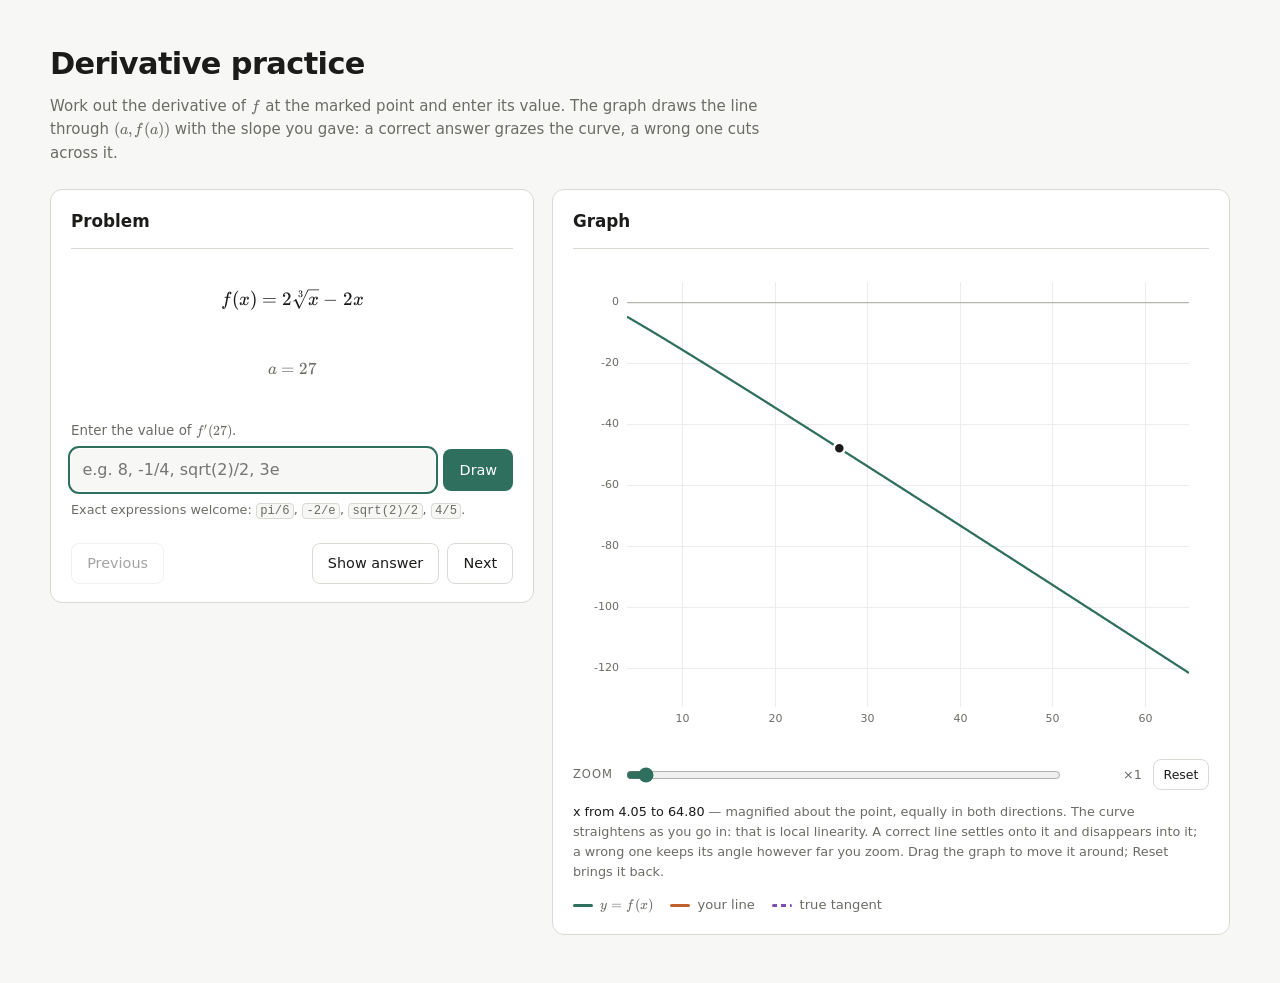
<file: teaching_apps/derivative_practice/index.html>
<!doctype html>
<html lang="en">
<head>
<meta charset="utf-8">
<meta name="viewport" content="width=device-width,initial-scale=1">
<title>Derivative Practice</title>
<link rel="stylesheet" href="vendor/katex/katex.min.css">
<link rel="stylesheet" href="styles.css">
<script src="vendor/katex/katex.min.js" defer></script>
<script src="parse.js" defer></script>
<script src="problems.js" defer></script>
<script src="deal.js" defer></script>
<script src="plot.js" defer></script>
<script src="app.js" defer></script>
</head>
<body>
<main>

<header class="hero">
  <!-- <p class="eyebrow">Calculus</p> -->
  <h1>Derivative practice</h1>
  <p class="lede">
    Work out the derivative of <span data-tex="f"></span> at the marked point and
    enter its value. The graph draws the line through
    <span data-tex="(a, f(a))"></span> with the slope you gave: a correct answer
    grazes the curve, a wrong one cuts across it.
  </p>
</header>

<div class="panels">

  <section class="card problem-panel">
    <div class="panel-head">
      <h2>Problem</h2>
    </div>

    <div class="statement" id="statement"></div>
    <div class="statement point" id="point"></div>

    <form id="answer-form" autocomplete="off">
      <label for="answer" id="prompt">Enter the value of the derivative.</label>
      <div class="entry">
        <input id="answer" name="answer" inputmode="text" placeholder="e.g. 8, -1/4, sqrt(2)/2, 3e" required>
        <button type="submit">Draw</button>
      </div>
      <p class="hint">
        Exact expressions welcome: <code>pi/6</code>, <code>-2/e</code>,
        <code>sqrt(2)/2</code>, <code>4/5</code>.
      </p>
    </form>

    <div class="feedback" id="feedback" hidden></div>

    <div class="answer-reveal" id="reveal" hidden></div>

    <div class="actions">
      <button type="button" id="prev" class="ghost">Previous</button>
      <button type="button" id="show" class="ghost" aria-controls="reveal" aria-expanded="false">Show answer</button>
      <button type="button" id="next" class="ghost">Next</button>
    </div>
  </section>

  <section class="card graph-panel">
    <div class="panel-head">
      <h2>Graph</h2>
      <span class="counter" id="slope-readout"></span>
    </div>
    <canvas id="plot" aria-label="Graph of the function with the tangent line"></canvas>

    <div class="zoom">
      <label for="zoom">Zoom</label>
      <input id="zoom" type="range" min="0" max="100" step="1" value="0">
      <span class="counter" id="zoom-readout">&times;1</span>
      <button type="button" id="zoom-reset" class="ghost small">Reset</button>
    </div>
    <p class="hint zoom-note">
      <span id="zoom-window"></span> &mdash; magnified about the point, equally
      in both directions. The curve straightens as you go in: that is local
      linearity. A correct line settles onto it and disappears into it; a wrong
      one keeps its angle however far you zoom. Drag the graph to move it
      around; Reset brings it back.
    </p>

    <ul class="legend">
      <li><span class="swatch curve"></span><span data-tex="y = f(x)"></span></li>
      <li id="legend-student" hidden><span class="swatch student"></span>your line</li>
      <li id="legend-answer" hidden><span class="swatch answer"></span>true tangent</li>
    </ul>
  </section>

</div>
</main>
</body>
</html>
</file>
<file: teaching_apps/derivative_practice/styles.css>
:root {
  color-scheme: light dark;
  --bg: #f7f7f5;
  --card: #ffffff;
  --ink: #1b1b1a;
  --muted: #6b6b66;
  --line: #d9d9d4;
  --accent: #2f6f5e;
  --accent-soft: #e3efeb;
  --grid: #ececea;
  --axis: #b4b4ae;
  --curve: #2f6f5e;
  --student: #c2622a;
  --answer: #7a4fb0;
  --right: #2f6f5e;
  --wrong: #b03a34;
  --right-soft: #e3efeb;
  --wrong-soft: #f6e5e4;
}

@media (prefers-color-scheme: dark) {
  :root {
    --bg: #17181a;
    --card: #202225;
    --ink: #ececeb;
    --muted: #9b9b96;
    --line: #34363a;
    --accent: #6fbfa6;
    --accent-soft: #24352f;
    --grid: #2a2c30;
    --axis: #55585d;
    --curve: #6fbfa6;
    --student: #e0925a;
    --answer: #b08ad8;
    --right: #6fbfa6;
    --wrong: #e0837c;
    --right-soft: #22332d;
    --wrong-soft: #352523;
  }
}

* { box-sizing: border-box; }

body {
  margin: 0;
  padding: 0 1.5rem 3rem;
  background: var(--bg);
  color: var(--ink);
  font: 15px/1.55 ui-sans-serif, system-ui, -apple-system, "Segoe UI", sans-serif;
}

main { max-width: 1180px; margin: 0 auto; }

.hero { padding: 2.5rem 0 1.5rem; }
.eyebrow {
  margin: 0 0 .35rem;
  font-size: .74rem;
  letter-spacing: .09em;
  text-transform: uppercase;
  color: var(--muted);
}
h1 { margin: 0 0 .5rem; font-size: 1.9rem; letter-spacing: -.02em; }
h2 { margin: 0; font-size: 1.05rem; }
.lede { margin: 0; max-width: 46rem; color: var(--muted); }

.card {
  background: var(--card);
  border: 1px solid var(--line);
  border-radius: 12px;
  padding: 1.15rem 1.25rem;
}

.panels {
  display: grid;
  grid-template-columns: minmax(0, 5fr) minmax(0, 7fr);
  gap: 1.1rem;
  align-items: start;
}

@media (max-width: 900px) {
  .panels { grid-template-columns: minmax(0, 1fr); }
}

.panel-head {
  display: flex;
  align-items: baseline;
  justify-content: space-between;
  gap: 1rem;
  padding-bottom: .85rem;
  margin-bottom: .95rem;
  border-bottom: 1px solid var(--line);
}
.counter { font-size: .8rem; color: var(--muted); font-variant-numeric: tabular-nums; }

.problem-panel { display: flex; flex-direction: column; }

.statement {
  margin: .2rem 0 0;
  font-size: 1.15rem;
  overflow-x: auto;
  overflow-y: hidden;
  padding: .15rem 0;
}
.statement.point { margin-top: .5rem; color: var(--muted); font-size: 1rem; }

#answer-form { margin-top: 1.4rem; }
label {
  display: block;
  font-size: .84rem;
  color: var(--muted);
  margin-bottom: .4rem;
}
.entry { display: flex; gap: .5rem; }
input {
  flex: 1;
  min-width: 0;
  font: inherit;
  font-size: 1rem;
  padding: .5rem .65rem;
  color: var(--ink);
  background: var(--bg);
  border: 1px solid var(--line);
  border-radius: 8px;
}
input:focus-visible {
  outline: 2px solid var(--accent);
  outline-offset: 1px;
  border-color: transparent;
}

button {
  font: inherit;
  font-size: .9rem;
  padding: .5rem .95rem;
  border-radius: 8px;
  border: 1px solid transparent;
  background: var(--accent);
  color: var(--card);
  cursor: pointer;
}
button:hover { filter: brightness(1.08); }
button.ghost {
  background: transparent;
  color: var(--ink);
  border-color: var(--line);
}
button.ghost:hover { background: var(--accent-soft); }

/* "Previous" is disabled on the first problem, since a random order has
   nothing behind it yet.  It must not light up under the cursor. */
button:disabled { opacity: .4; cursor: default; }
button:disabled:hover { filter: none; }
button.ghost:disabled:hover { background: transparent; }

.hint { margin: .55rem 0 0; font-size: .8rem; color: var(--muted); }
code {
  font-family: ui-monospace, SFMono-Regular, Menlo, monospace;
  font-size: .95em;
  background: var(--bg);
  border: 1px solid var(--line);
  border-radius: 4px;
  padding: 0 .28em;
}

.feedback {
  margin-top: 1rem;
  padding: .7rem .85rem;
  border-radius: 8px;
  font-size: .92rem;
  border: 1px solid transparent;
}
.feedback.right { background: var(--right-soft); border-color: var(--right); color: var(--right); }
.feedback.wrong { background: var(--wrong-soft); border-color: var(--wrong); color: var(--wrong); }
.feedback.note { background: var(--bg); border-color: var(--line); color: var(--muted); }

.answer-reveal {
  margin-top: .85rem;
  padding: .75rem .85rem;
  border: 1px dashed var(--answer);
  border-radius: 8px;
  overflow-x: auto;
}
.answer-reveal .label {
  font-size: .74rem;
  letter-spacing: .09em;
  text-transform: uppercase;
  color: var(--muted);
  display: block;
  margin-bottom: .35rem;
}

.actions {
  display: flex;
  gap: .5rem;
  margin-top: auto;
  padding-top: 1.4rem;
}
.actions #show { margin-left: auto; }

canvas {
  display: block;
  width: 100%;
  aspect-ratio: 4 / 3;
  max-height: 62vh;
  cursor: grab;
  /* A finger on the graph drags the graph rather than scrolling the page. */
  touch-action: none;
}
canvas.dragging { cursor: grabbing; }

.zoom {
  display: flex;
  align-items: center;
  gap: .7rem;
  margin-top: .9rem;
}
.zoom label {
  font-size: .72rem;
  letter-spacing: .09em;
  text-transform: uppercase;
  color: var(--muted);
  margin: 0;
}
.zoom input[type="range"] {
  flex: 1;
  min-width: 0;
  accent-color: var(--accent);
  cursor: pointer;
}
.zoom #zoom-readout { min-width: 4.2rem; text-align: right; }

button.small {
  padding: .3rem .6rem;
  font-size: .78rem;
}

.zoom-note #zoom-window {
  color: var(--ink);
  font-variant-numeric: tabular-nums;
  white-space: nowrap;
}

.legend {
  display: flex;
  flex-wrap: wrap;
  gap: 1.1rem;
  margin: .85rem 0 0;
  padding: 0;
  list-style: none;
  font-size: .82rem;
  color: var(--muted);
}
.legend li { display: flex; align-items: center; gap: .45rem; }
.swatch { width: 20px; height: 3px; border-radius: 2px; display: inline-block; }
.swatch.curve { background: var(--curve); }
.swatch.student { background: var(--student); }
.swatch.answer {
  background: repeating-linear-gradient(90deg, var(--answer) 0 5px, transparent 5px 9px);
}

.katex { font-size: 1.05em; }
</file>
